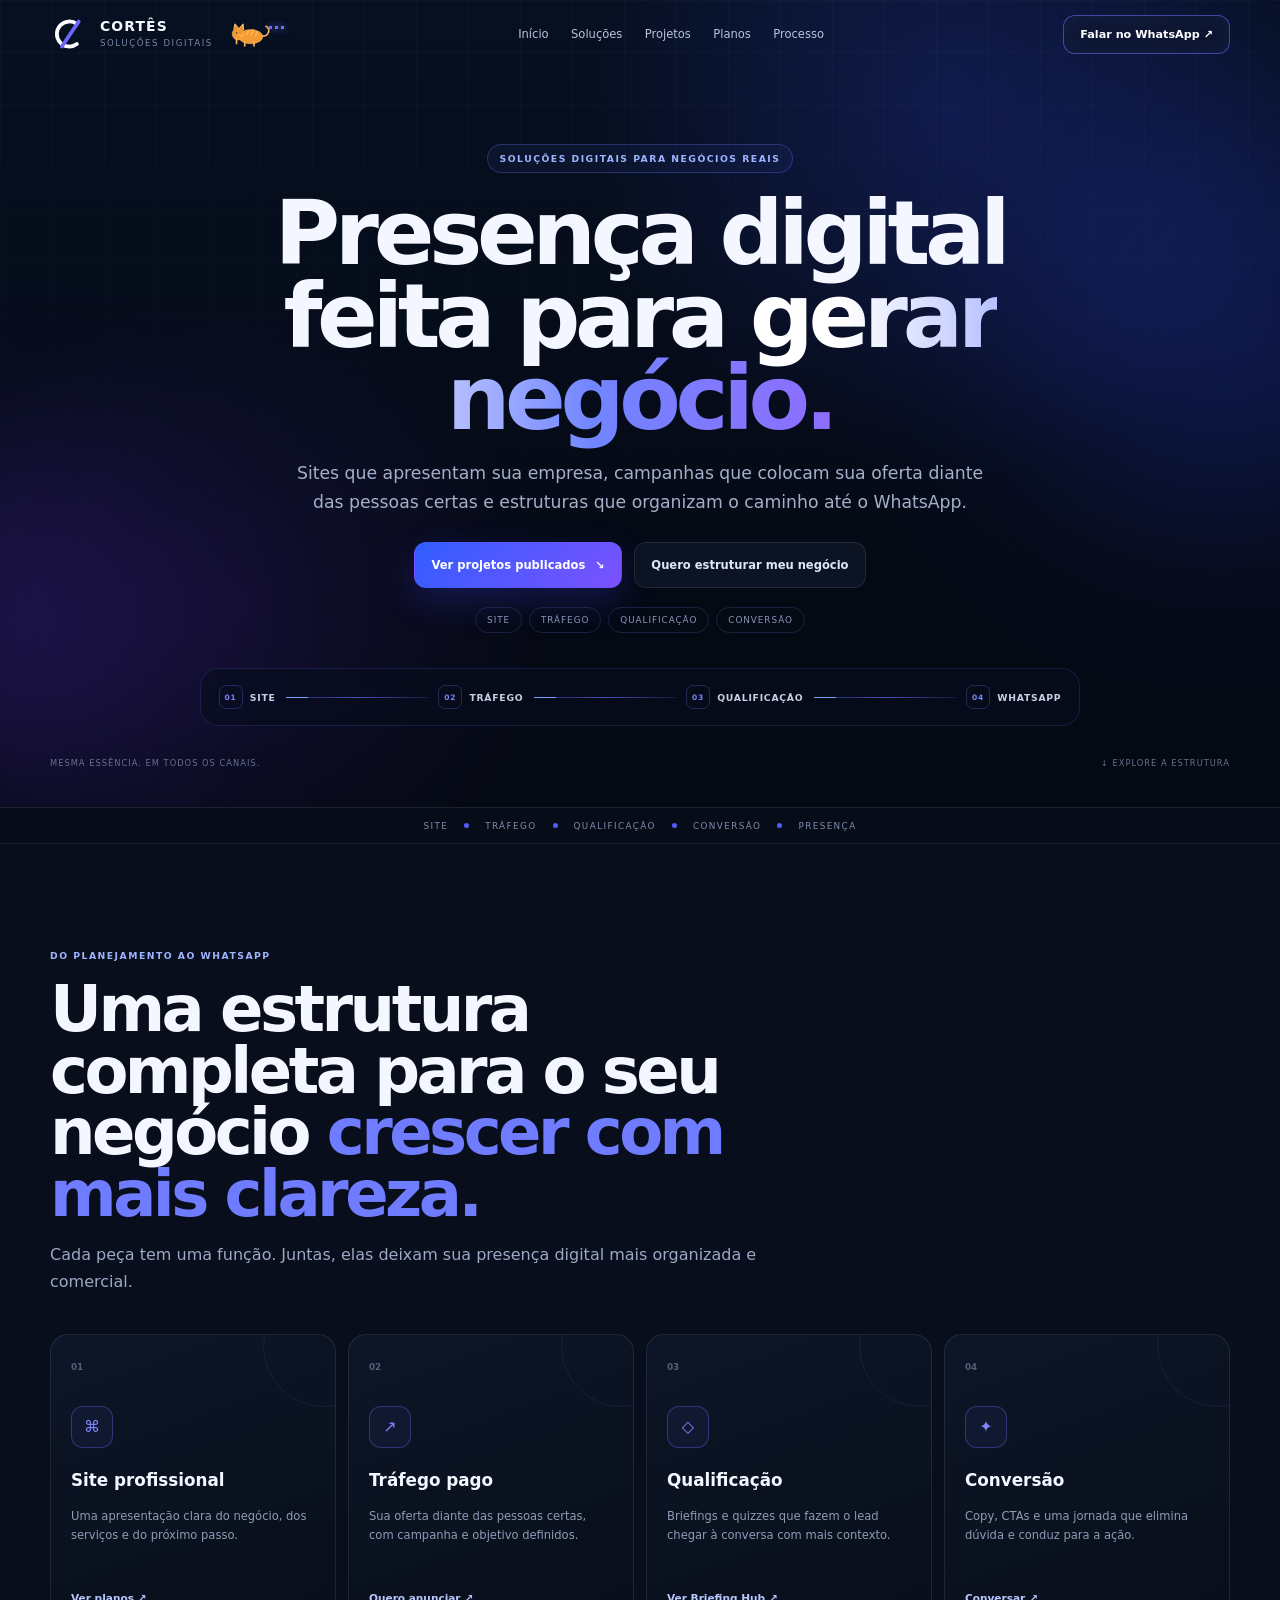
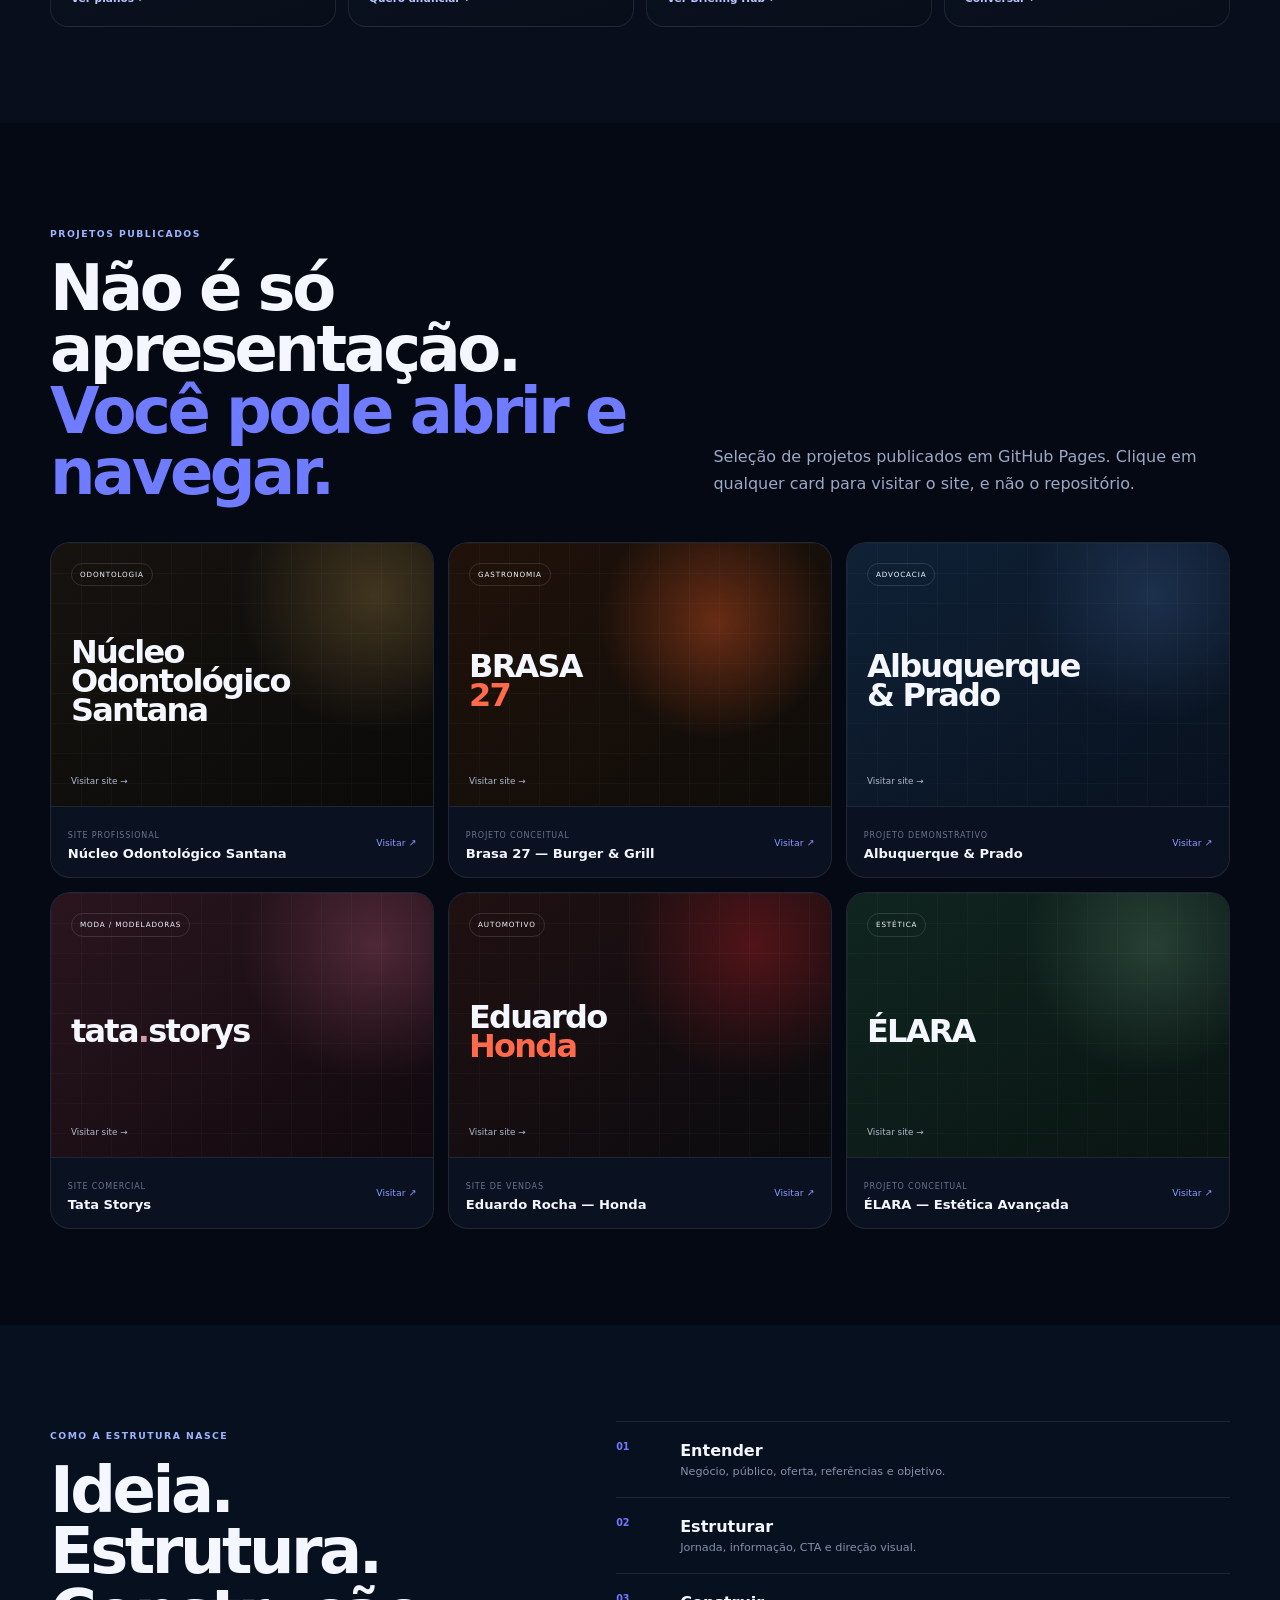
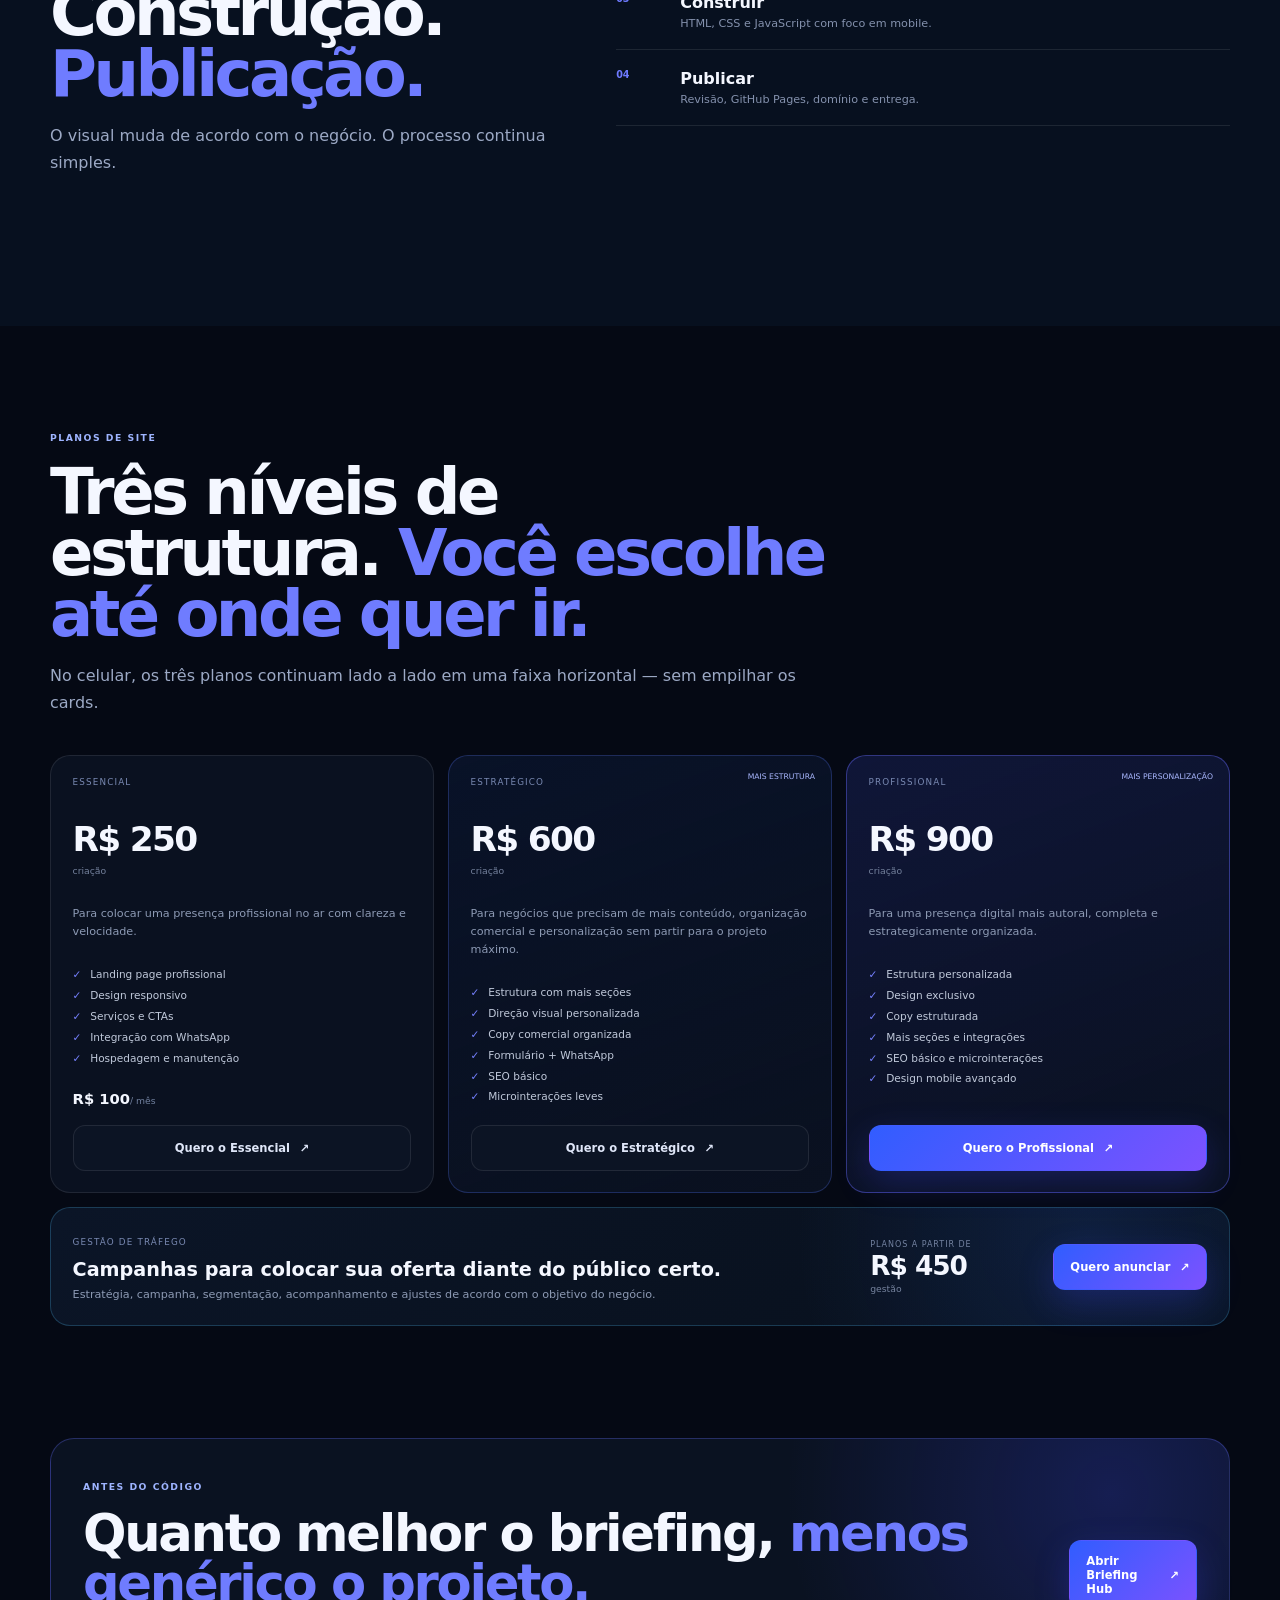
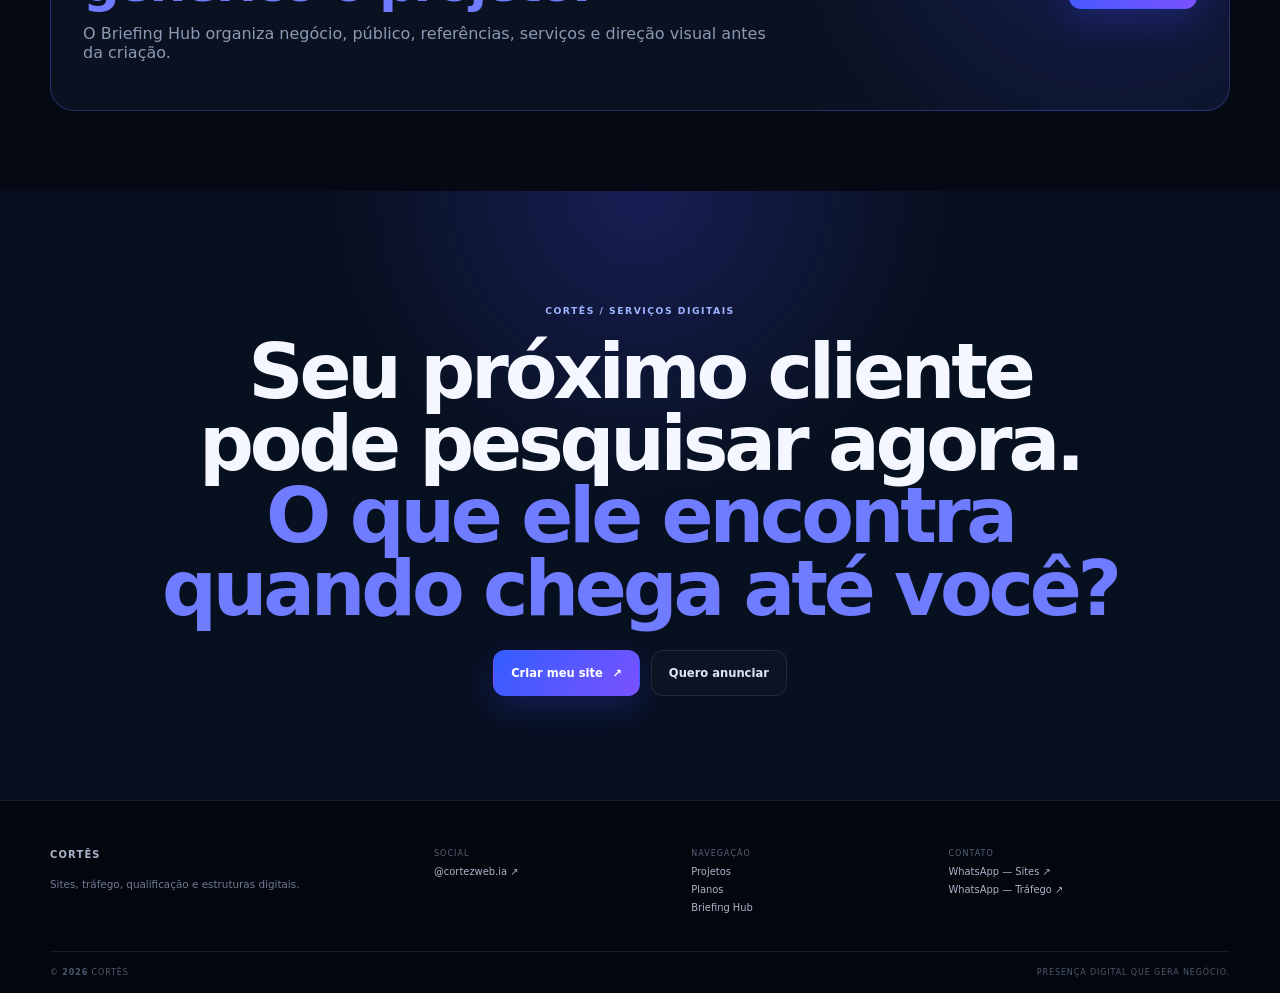
<file: index.html>
<!DOCTYPE html>
<html lang="pt-BR">
<head>
  <meta charset="UTF-8">
  <meta name="viewport" content="width=device-width, initial-scale=1.0">
  <meta name="theme-color" content="#050914">
  <meta name="description" content="CORTÊS — sites, tráfego pago, qualificação e estruturas digitais para negócios que querem apresentar melhor, atrair e converter.">
  <meta property="og:title" content="CORTÊS | Presença digital que gera negócio">
  <meta property="og:description" content="Sites, tráfego, qualificação e conversão em uma estrutura digital pensada para negócios reais.">
  <meta property="og:type" content="website">
  <title>CORTÊS | Presença digital que gera negócio</title>
  <link rel="icon" href="data:image/svg+xml,%3Csvg xmlns='http://www.w3.org/2000/svg' viewBox='0 0 64 64'%3E%3Crect width='64' height='64' rx='14' fill='%23050914'/%3E%3Cpath d='M43 17a18 18 0 1 0 0 30' fill='none' stroke='white' stroke-width='7' stroke-linecap='round'/%3E%3Cpath d='M21 51 45 13' stroke='%236f70ff' stroke-width='5' stroke-linecap='round'/%3E%3C/svg%3E">
  <link rel="stylesheet" href="style.css">
  <script src="script.js" defer></script>
</head>
<body>
  <a class="skip-link" href="#conteudo">Pular para o conteúdo</a>
  <div class="scroll-progress" aria-hidden="true"><span id="scrollProgress"></span></div>

  <header class="site-header" id="siteHeader">
    <div class="shell header-inner">
      <a class="brand" href="#inicio" aria-label="CORTÊS — início">
        <svg class="brand-mark" viewBox="0 0 64 64" aria-hidden="true"><path d="M43 16a20 20 0 1 0 0 32"/><path class="cut" d="M19 52 46 12"/></svg>
        <span class="brand-copy"><strong>CORTÊS</strong><small>Soluções Digitais</small></span>
        <span class="brand-cat" aria-hidden="true">
          <svg viewBox="0 0 88 52">
            <path class="cat-tail" d="M68 29c15 1 18-13 9-18"/>
            <ellipse class="cat-body" cx="49" cy="30" rx="22" ry="13"/>
            <circle class="cat-head" cx="26" cy="25" r="11"/>
            <path class="cat-ear" d="M18 17l2-10 7 8M28 15l7-8 1 11"/>
            <path class="cat-leg" d="M38 39v8M55 40v7M23 34v9"/>
            <path class="cat-stripe" d="M45 19l-3 7M53 18l-3 8M61 21l-3 7"/>
            <circle class="cat-eye" cx="23" cy="23" r="1.3"/>
            <path class="cat-mouth" d="M28 28c2 1 3 1 5 0"/>
          </svg>
          <span class="cat-pixels"><i></i><i></i><i></i></span>
        </span>
      </a>

      <button class="menu-toggle" id="menuToggle" type="button" aria-expanded="false" aria-controls="mainNav" aria-label="Abrir menu"><span></span><span></span></button>

      <nav class="main-nav" id="mainNav" aria-label="Navegação principal">
        <a href="#inicio">Início</a>
        <a href="#solucoes">Soluções</a>
        <a href="#projetos">Projetos</a>
        <a href="#planos">Planos</a>
        <a href="#processo">Processo</a>
      </nav>

      <button class="header-cta" type="button" data-wa="site" data-message="Olá, Cortês. Vi o site da CORTÊS e quero conversar sobre meu projeto.">Falar no WhatsApp <span>↗</span></button>
    </div>
  </header>

  <main id="conteudo">
    <section class="hero" id="inicio">
      <div class="hero-grid" aria-hidden="true"></div>
      <div class="hero-glow hero-glow-a" aria-hidden="true"></div>
      <div class="hero-glow hero-glow-b" aria-hidden="true"></div>

      <div class="shell hero-content hero-content--compact">
        <div class="hero-copy reveal">
          <div class="pill">SOLUÇÕES DIGITAIS PARA NEGÓCIOS REAIS</div>
          <h1>Presença digital feita para <em>gerar negócio.</em></h1>
          <p>Sites que apresentam sua empresa, campanhas que colocam sua oferta diante das pessoas certas e estruturas que organizam o caminho até o WhatsApp.</p>
          <div class="hero-actions">
            <a class="btn btn-primary" href="#projetos">Ver projetos publicados <span>↘</span></a>
            <button class="btn btn-secondary" type="button" data-wa="site" data-message="Olá, Cortês. Quero entender qual estrutura digital faz mais sentido para o meu negócio.">Quero estruturar meu negócio</button>
          </div>
          <div class="hero-tags" aria-label="Áreas de atuação"><span>SITE</span><span>TRÁFEGO</span><span>QUALIFICAÇÃO</span><span>CONVERSÃO</span></div>
        </div>

        <div class="hero-path reveal" aria-label="Fluxo de uma estrutura digital">
          <span><b>01</b>SITE</span><i></i><span><b>02</b>TRÁFEGO</span><i></i><span><b>03</b>QUALIFICAÇÃO</span><i></i><span><b>04</b>WHATSAPP</span>
        </div>
      </div>

      <div class="shell hero-foot"><span>MESMA ESSÊNCIA. EM TODOS OS CANAIS.</span><span>↓ EXPLORE A ESTRUTURA</span></div>
    </section>

    <section class="channel-strip" aria-label="Áreas CORTÊS"><div class="shell"><span>SITE</span><i></i><span>TRÁFEGO</span><i></i><span>QUALIFICAÇÃO</span><i></i><span>CONVERSÃO</span><i></i><span>PRESENÇA</span></div></section>

    <section class="section solutions" id="solucoes">
      <div class="shell">
        <div class="section-head reveal"><p class="eyebrow">DO PLANEJAMENTO AO WHATSAPP</p><h2>Uma estrutura completa para o seu negócio <span>crescer com mais clareza.</span></h2><p>Cada peça tem uma função. Juntas, elas deixam sua presença digital mais organizada e comercial.</p></div>
        <div class="solution-grid">
          <article class="solution-card reveal"><b>01</b><div class="solution-icon">⌘</div><h3>Site profissional</h3><p>Uma apresentação clara do negócio, dos serviços e do próximo passo.</p><a href="#planos">Ver planos <span>↗</span></a></article>
          <article class="solution-card reveal"><b>02</b><div class="solution-icon">↗</div><h3>Tráfego pago</h3><p>Sua oferta diante das pessoas certas, com campanha e objetivo definidos.</p><button type="button" data-wa="traffic" data-message="Olá, Cortês. Quero conversar sobre gestão de tráfego para o meu negócio.">Quero anunciar <span>↗</span></button></article>
          <article class="solution-card reveal"><b>03</b><div class="solution-icon">◇</div><h3>Qualificação</h3><p>Briefings e quizzes que fazem o lead chegar à conversa com mais contexto.</p><a href="briefing-hub/">Ver Briefing Hub <span>↗</span></a></article>
          <article class="solution-card reveal"><b>04</b><div class="solution-icon">✦</div><h3>Conversão</h3><p>Copy, CTAs e uma jornada que elimina dúvida e conduz para a ação.</p><button type="button" data-wa="site" data-message="Olá, Cortês. Quero melhorar a estrutura de conversão do meu negócio.">Conversar <span>↗</span></button></article>
        </div>
      </div>
    </section>

    <section class="section projects" id="projetos">
      <div class="shell">
        <div class="section-head section-head-split reveal"><div><p class="eyebrow">PROJETOS PUBLICADOS</p><h2>Não é só apresentação. <span>Você pode abrir e navegar.</span></h2></div><p>Seleção de projetos publicados em GitHub Pages. Clique em qualquer card para visitar o site, e não o repositório.</p></div>

        <div class="projects-grid">
          <a class="project-card project-clinic reveal" href="https://andrecortez374.github.io/landingpageclinica/" target="_blank" rel="noopener noreferrer"><div class="project-preview"><span class="project-badge">ODONTOLOGIA</span><div class="mock-title">Núcleo<br>Odontológico<br>Santana</div><i>Visitar site →</i></div><div class="project-info"><div><small>Site profissional</small><h3>Núcleo Odontológico Santana</h3></div><span>Visitar ↗</span></div></a>

          <a class="project-card project-food reveal" href="https://andrecortez374.github.io/RestaurantNbras/" target="_blank" rel="noopener noreferrer"><div class="project-preview"><span class="project-badge">GASTRONOMIA</span><div class="mock-title">BRASA<br><em>27</em></div><i>Visitar site →</i></div><div class="project-info"><div><small>Projeto conceitual</small><h3>Brasa 27 — Burger & Grill</h3></div><span>Visitar ↗</span></div></a>

          <a class="project-card project-law reveal" href="https://andrecortez374.github.io/Portofolio.Advocacia/" target="_blank" rel="noopener noreferrer"><div class="project-preview"><span class="project-badge">ADVOCACIA</span><div class="mock-title">Albuquerque<br>& Prado</div><i>Visitar site →</i></div><div class="project-info"><div><small>Projeto demonstrativo</small><h3>Albuquerque & Prado</h3></div><span>Visitar ↗</span></div></a>

          <a class="project-card project-fashion reveal" href="https://andrecortez374.github.io/tata.storys-site/" target="_blank" rel="noopener noreferrer"><div class="project-preview"><span class="project-badge">MODA / MODELADORAS</span><div class="mock-title">tata<span>.</span>storys</div><i>Visitar site →</i></div><div class="project-info"><div><small>Site comercial</small><h3>Tata Storys</h3></div><span>Visitar ↗</span></div></a>

          <a class="project-card project-honda reveal" href="https://andrecortez374.github.io/Eduado-costa-Honda/" target="_blank" rel="noopener noreferrer"><div class="project-preview"><span class="project-badge">AUTOMOTIVO</span><div class="mock-title">Eduardo<br><em>Honda</em></div><i>Visitar site →</i></div><div class="project-info"><div><small>Site de vendas</small><h3>Eduardo Rocha — Honda</h3></div><span>Visitar ↗</span></div></a>

          <a class="project-card project-esthetic reveal" href="https://andrecortez374.github.io/clinica-estetica/" target="_blank" rel="noopener noreferrer"><div class="project-preview"><span class="project-badge">ESTÉTICA</span><div class="mock-title">ÉLARA</div><i>Visitar site →</i></div><div class="project-info"><div><small>Projeto conceitual</small><h3>ÉLARA — Estética Avançada</h3></div><span>Visitar ↗</span></div></a>
        </div>
      </div>
    </section>

    <section class="section process" id="processo">
      <div class="shell process-layout">
        <div class="section-head reveal"><p class="eyebrow">COMO A ESTRUTURA NASCE</p><h2>Ideia. Estrutura. Construção. <span>Publicação.</span></h2><p>O visual muda de acordo com o negócio. O processo continua simples.</p></div>
        <div class="process-track">
          <article class="process-step reveal"><b>01</b><h3>Entender</h3><p>Negócio, público, oferta, referências e objetivo.</p></article>
          <article class="process-step reveal"><b>02</b><h3>Estruturar</h3><p>Jornada, informação, CTA e direção visual.</p></article>
          <article class="process-step reveal"><b>03</b><h3>Construir</h3><p>HTML, CSS e JavaScript com foco em mobile.</p></article>
          <article class="process-step reveal"><b>04</b><h3>Publicar</h3><p>Revisão, GitHub Pages, domínio e entrega.</p></article>
        </div>
      </div>
    </section>

    <section class="section plans" id="planos">
      <div class="shell">
        <div class="section-head reveal"><p class="eyebrow">PLANOS DE SITE</p><h2>Três níveis de estrutura. <span>Você escolhe até onde quer ir.</span></h2><p>No celular, os três planos continuam lado a lado em uma faixa horizontal — sem empilhar os cards.</p></div>

        <div class="plans-grid" aria-label="Planos de criação de site">
          <article class="plan-card reveal"><span class="plan-label">ESSENCIAL</span><div class="plan-price"><strong>R$ 250</strong><small>criação</small></div><p>Para colocar uma presença profissional no ar com clareza e velocidade.</p><ul><li>Landing page profissional</li><li>Design responsivo</li><li>Serviços e CTAs</li><li>Integração com WhatsApp</li><li>Hospedagem e manutenção</li></ul><div class="monthly"><b>R$ 100</b><span>/ mês</span></div><button class="btn btn-secondary btn-full" type="button" data-wa="site" data-message="Olá, Cortês. Tenho interesse no Plano Essencial de site (R$ 250 + R$ 100/mês).">Quero o Essencial <span>↗</span></button></article>

          <article class="plan-card plan-strategic reveal"><span class="plan-label">ESTRATÉGICO</span><span class="featured-tag">MAIS ESTRUTURA</span><div class="plan-price"><strong>R$ 600</strong><small>criação</small></div><p>Para negócios que precisam de mais conteúdo, organização comercial e personalização sem partir para o projeto máximo.</p><ul><li>Estrutura com mais seções</li><li>Direção visual personalizada</li><li>Copy comercial organizada</li><li>Formulário + WhatsApp</li><li>SEO básico</li><li>Microinterações leves</li></ul><button class="btn btn-secondary btn-full" type="button" data-wa="site" data-message="Olá, Cortês. Tenho interesse no Plano Estratégico de site (R$ 600 de criação).">Quero o Estratégico <span>↗</span></button></article>

          <article class="plan-card plan-featured reveal"><span class="plan-label">PROFISSIONAL</span><span class="featured-tag">MAIS PERSONALIZAÇÃO</span><div class="plan-price"><strong>R$ 900</strong><small>criação</small></div><p>Para uma presença digital mais autoral, completa e estrategicamente organizada.</p><ul><li>Estrutura personalizada</li><li>Design exclusivo</li><li>Copy estruturada</li><li>Mais seções e integrações</li><li>SEO básico e microinterações</li><li>Design mobile avançado</li></ul><button class="btn btn-primary btn-full" type="button" data-wa="site" data-message="Olá, Cortês. Tenho interesse no Plano Profissional de site (R$ 900 de criação).">Quero o Profissional <span>↗</span></button></article>
        </div>

        <article class="traffic-plan reveal">
          <div><span class="plan-label">GESTÃO DE TRÁFEGO</span><h3>Campanhas para colocar sua oferta diante do público certo.</h3><p>Estratégia, campanha, segmentação, acompanhamento e ajustes de acordo com o objetivo do negócio.</p></div>
          <div class="traffic-price"><small>PLANOS A PARTIR DE</small><strong>R$ 450</strong><span>gestão</span></div>
          <button class="btn btn-primary" type="button" data-wa="traffic" data-message="Olá, Cortês. Quero conhecer os planos de gestão de tráfego a partir de R$ 450.">Quero anunciar <span>↗</span></button>
        </article>
      </div>
    </section>

    <section class="briefing-callout">
      <div class="shell briefing-box reveal">
        <div><p class="eyebrow">ANTES DO CÓDIGO</p><h2>Quanto melhor o briefing, <span>menos genérico o projeto.</span></h2><p>O Briefing Hub organiza negócio, público, referências, serviços e direção visual antes da criação.</p></div>
        <a class="btn btn-primary" href="briefing-hub/">Abrir Briefing Hub <span>↗</span></a>
      </div>
    </section>

    <section class="final-cta">
      <div class="shell reveal"><p class="eyebrow">CORTÊS / SERVIÇOS DIGITAIS</p><h2>Seu próximo cliente pode pesquisar agora. <span>O que ele encontra quando chega até você?</span></h2><div class="final-actions"><button class="btn btn-primary" type="button" data-wa="site" data-message="Olá, Cortês. Quero criar uma presença digital mais profissional para meu negócio.">Criar meu site <span>↗</span></button><button class="btn btn-secondary" type="button" data-wa="traffic" data-message="Olá, Cortês. Quero anunciar meu negócio e conversar sobre gestão de tráfego.">Quero anunciar</button></div></div>
    </section>
  </main>

  <footer class="site-footer">
    <div class="shell footer-grid">
      <div><a class="footer-brand" href="#inicio">CORTÊS</a><p>Sites, tráfego, qualificação e estruturas digitais.</p></div>
      <div><small>SOCIAL</small><a href="https://www.instagram.com/cortezweb.ia/" target="_blank" rel="noopener noreferrer">@cortezweb.ia ↗</a></div>
      <div><small>NAVEGAÇÃO</small><a href="#projetos">Projetos</a><a href="#planos">Planos</a><a href="briefing-hub/">Briefing Hub</a></div>
      <div><small>CONTATO</small><button type="button" data-wa="site" data-message="Olá, Cortês. Vim pelo site e quero conversar.">WhatsApp — Sites ↗</button><button type="button" data-wa="traffic" data-message="Olá, Cortês. Vim pelo site e quero falar sobre tráfego pago.">WhatsApp — Tráfego ↗</button></div>
    </div>
    <div class="shell footer-bottom"><span>© <b id="currentYear"></b> CORTÊS</span><span>PRESENÇA DIGITAL QUE GERA NEGÓCIO.</span></div>
  </footer>
</body>
</html>
</file>
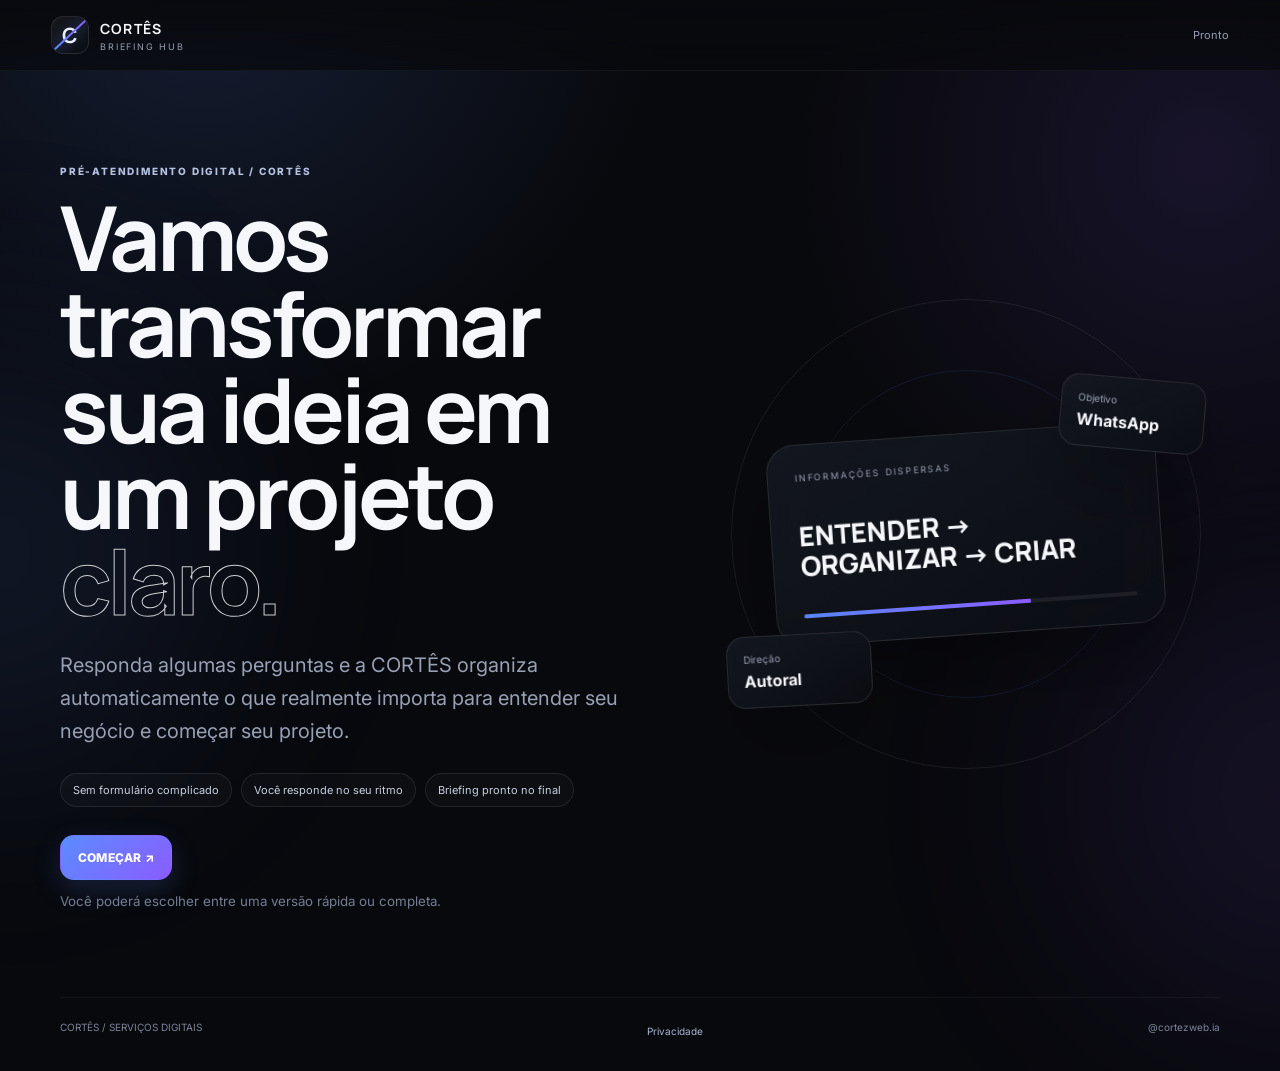
<file: briefing-hub/index.html>
<!doctype html>
<html lang="pt-BR">
<head>
  <meta charset="utf-8">
  <meta name="viewport" content="width=device-width,initial-scale=1">
  <meta name="theme-color" content="#08090d">
  <meta name="description" content="CORTÊS Briefing Hub — pré-atendimento digital para organizar seu projeto.">
  <meta name="robots" content="noindex,nofollow">
  <title>CORTÊS Briefing Hub</title>
  <link rel="stylesheet" href="style.css">
</head>
<body>
  <div class="bg bg-a"></div><div class="bg bg-b"></div>

  <header class="topbar">
    <a class="brand" href="./" aria-label="CORTÊS Briefing Hub">
      <span class="mark" aria-hidden="true"><b>C</b><i></i></span>
      <span><strong>CORTÊS</strong><small>BRIEFING HUB</small></span>
    </a>
    <div class="top-actions">
      <button id="summaryBtn" class="link-btn hidden" type="button">Ver respostas</button>
      <span id="saveStatus" class="save-status" aria-live="polite">Pronto</span>
    </div>
  </header>

  <main class="app">
    <section id="intro" class="screen active hero">
      <div class="hero-copy">
        <span class="eyebrow">PRÉ-ATENDIMENTO DIGITAL / CORTÊS</span>
        <h1>Vamos transformar sua ideia em um projeto <em>claro.</em></h1>
        <p>Responda algumas perguntas e a CORTÊS organiza automaticamente o que realmente importa para entender seu negócio e começar seu projeto.</p>
        <div class="chips"><span>Sem formulário complicado</span><span>Você responde no seu ritmo</span><span>Briefing pronto no final</span></div>
        <button id="startBtn" class="btn primary" type="button">COMEÇAR <span>↗</span></button>
        <small class="helper">Você poderá escolher entre uma versão rápida ou completa.</small>
      </div>
      <div class="hero-art" aria-hidden="true">
        <div class="orbit"></div>
        <div class="preview-card">
          <small>INFORMAÇÕES DISPERSAS</small>
          <strong>ENTENDER → ORGANIZAR → CRIAR</strong>
          <div class="preview-bar"><span></span></div>
        </div>
        <div class="float-card fc1"><small>Objetivo</small><b>WhatsApp</b></div>
        <div class="float-card fc2"><small>Direção</small><b>Autoral</b></div>
      </div>
    </section>

    <section id="modes" class="screen">
      <div class="head">
        <span class="eyebrow">ESCOLHA O RITMO</span>
        <h2>Quanto você quer nos contar?</h2>
        <p>Você pode começar rápido e aprofundar depois.</p>
      </div>
      <div class="mode-grid">
        <button class="mode-card" data-mode="quick" type="button">
          <span>01</span><strong>Modo rápido</strong><em>2–3 min</em>
          <p>As informações essenciais para entender o projeto e seguir para o contato.</p>
          <b>QUERO IR RÁPIDO ↗</b>
        </button>
        <button class="mode-card featured" data-mode="complete" type="button">
          <span>02</span><strong>Modo completo</strong><em>5–8 min</em>
          <p>Mais contexto para um projeto específico, criativo e melhor direcionado.</p>
          <b>QUERO DETALHAR ↗</b>
        </button>
        <button class="mode-card" data-mode="auto" type="button">
          <span>03</span><strong>Decida por mim</strong><em>adaptativo</em>
          <p>Começamos pelo essencial e abrimos mais perguntas quando fizer sentido.</p>
          <b>COMEÇAR ADAPTATIVO ↗</b>
        </button>
      </div>
    </section>

    <section id="quiz" class="screen quiz-layout">
      <aside class="progress-box">
        <div class="progress-meta"><span id="stepLabel">ETAPA 1</span><strong id="percent">0%</strong></div>
        <div class="track"><span id="bar"></span></div>
        <div class="cut-progress" aria-hidden="true"><b>C</b><i id="cutLine"></i></div>
        <p id="progressText">Vamos começar pelo que você está procurando.</p>
      </aside>

      <div class="question-wrap">
        <article class="question-card">
          <span id="category" class="eyebrow">PROJETO</span>
          <h2 id="questionTitle">O que você está procurando?</h2>
          <p id="questionHelp" class="q-help"></p>
          <div id="questionBody" class="question-body"></div>

          <div class="free-block">
            <button id="customToggle" class="link-btn" type="button">+ Outro / quero responder com minhas palavras</button>
            <div id="customBox" class="expand hidden">
              <label for="customText">Sua resposta</label>
              <textarea id="customText" rows="3" placeholder="Escreva do seu jeito."></textarea>
            </div>
          </div>

          <div class="free-block">
            <button id="moreToggle" class="link-btn" type="button">+ Quero explicar melhor</button>
            <div id="moreBox" class="expand hidden">
              <label for="moreText">Complemento</label>
              <textarea id="moreText" rows="3" placeholder="Adicione qualquer contexto que possa ajudar."></textarea>
            </div>
          </div>

          <p id="validation" class="validation" aria-live="assertive"></p>
        </article>
        <div class="nav">
          <button id="backBtn" class="btn secondary" type="button">← VOLTAR</button>
          <button id="skipBtn" class="btn ghost" type="button">PULAR</button>
          <button id="nextBtn" class="btn primary" type="button">CONTINUAR →</button>
        </div>
      </div>
    </section>

    <section id="review" class="screen">
      <div class="head compact">
        <span class="eyebrow">REVISÃO</span>
        <h2>Confira seu projeto.</h2>
        <p>Você pode editar qualquer resposta antes de finalizar.</p>
      </div>
      <div class="score-card"><div><small>COMPLETUDE</small><strong id="reviewScore">0%</strong></div><p id="scoreText">Temos o básico.</p></div>
      <div id="missingBox" class="missing hidden"></div>
      <div id="reviewList" class="review-list"></div>
      <div class="review-actions"><button id="reviewBack" class="btn secondary" type="button">← VOLTAR</button><button id="finishBtn" class="btn primary" type="button">GERAR MEU BRIEFING ↗</button></div>
    </section>

    <section id="result" class="screen">
      <div class="result-hero">
        <span class="eyebrow">BRIEFING CONCLUÍDO</span>
        <h2>Seu projeto já está muito mais claro.</h2>
        <p>Organizamos suas respostas para que a próxima conversa não precise começar do zero.</p>
      </div>
      <div class="result-grid">
        <article><small>ID DO BRIEFING</small><strong id="finalId">—</strong></article>
        <article><small>COMPLETUDE</small><strong id="finalScore">—</strong></article>
        <article class="wide"><small>PRÓXIMO PASSO SUGERIDO</small><strong id="recommendation">—</strong><p id="insight"></p></article>
      </div>
      <div class="result-actions">
        <button id="whatsappBtn" class="btn primary" type="button">ENVIAR PARA CORTÊS ↗</button>
        <button id="copyBriefing" class="btn secondary" type="button">COPIAR BRIEFING</button>
        <button id="copyAI" class="btn secondary" type="button">COPIAR PARA IA</button>
        <button id="txtBtn" class="btn ghost" type="button">BAIXAR TXT</button>
        <button id="jsonBtn" class="btn ghost" type="button">BAIXAR JSON</button>
      </div>
      <details class="preview"><summary>Ver briefing completo</summary><pre id="previewText"></pre></details>
      <div class="bottom-links"><button id="editBtn" class="link-btn" type="button">Editar briefing</button><button id="newBtn" class="link-btn danger" type="button">Criar outro briefing</button></div>
    </section>
  </main>

  <div id="resumeModal" class="modal hidden" role="dialog" aria-modal="true" aria-labelledby="resumeTitle">
    <div class="modal-card">
      <button class="close" data-close="resumeModal" type="button" aria-label="Fechar">×</button>
      <span class="eyebrow">RASCUNHO ENCONTRADO</span>
      <h2 id="resumeTitle">Você começou um briefing antes.</h2>
      <p>Quer continuar de onde parou ou começar um novo?</p>
      <div class="modal-actions"><button id="continueBtn" class="btn primary" type="button">CONTINUAR</button><button id="discardBtn" class="btn secondary" type="button">COMEÇAR NOVO</button></div>
    </div>
  </div>

  <div id="drawer" class="drawer hidden">
    <button class="drawer-bg" data-close="drawer" aria-label="Fechar resumo"></button>
    <aside class="drawer-panel">
      <div class="drawer-head"><div><span class="eyebrow">SEU BRIEFING</span><h2>O que já respondeu</h2></div><button class="close" data-close="drawer" type="button">×</button></div>
      <div id="drawerContent"></div>
    </aside>
  </div>

  <div id="privacyModal" class="modal hidden" role="dialog" aria-modal="true" aria-labelledby="privacyTitle">
    <div class="modal-card">
      <button class="close" data-close="privacyModal" type="button">×</button>
      <span class="eyebrow">PRIVACIDADE</span>
      <h2 id="privacyTitle">Como usamos suas informações?</h2>
      <p>Os dados servem para analisar seu projeto, gerar o briefing e permitir contato com a CORTÊS. Sem integração externa ativa, o rascunho permanece apenas neste dispositivo via localStorage.</p>
      <button id="clearBtn" class="btn ghost danger" type="button">APAGAR DADOS DESTE DISPOSITIVO</button>
    </div>
  </div>

  <footer>
    <span>CORTÊS / SERVIÇOS DIGITAIS</span>
    <button id="privacyBtn" class="link-btn" type="button">Privacidade</button>
    <span>@cortezweb.ia</span>
  </footer>

  <script src="script.js"></script>
</body>
</html>
</file>
<file: style.css>
*{box-sizing:border-box}html{scroll-behavior:smooth}body{margin:0;background:#050914;color:#f4f7ff;font-family:Inter,ui-sans-serif,system-ui,-apple-system,BlinkMacSystemFont,"Segoe UI",sans-serif;overflow-x:hidden}body.menu-open{overflow:hidden}a{color:inherit;text-decoration:none}button,input,select,textarea{font:inherit}button{cursor:pointer}img,svg{display:block;max-width:100%}:root{--bg:#050914;--bg2:#08101f;--panel:#0b1426;--panel2:#0f1a31;--line:rgba(255,255,255,.09);--line2:rgba(118,128,255,.28);--text:#f4f7ff;--muted:#9ca9c5;--blue:#3676ff;--violet:#795bff;--cyan:#55c9ff;--shell:1180px;--radius:24px}.shell{width:min(var(--shell),calc(100% - 32px));margin:auto}.skip-link{position:fixed;top:10px;left:10px;z-index:9999;background:#fff;color:#000;padding:.7rem 1rem;border-radius:10px;transform:translateY(-150%)}.skip-link:focus{transform:none}.scroll-progress{position:fixed;inset:0 0 auto;z-index:999;height:2px;background:transparent}.scroll-progress span{display:block;width:0;height:100%;background:linear-gradient(90deg,var(--blue),var(--violet),var(--cyan))}

.site-header{position:fixed;inset:0 0 auto;z-index:100;padding:14px 0;transition:.25s}.site-header.is-scrolled{background:rgba(5,9,20,.9);backdrop-filter:blur(18px);border-bottom:1px solid var(--line)}.header-inner{display:grid;grid-template-columns:auto 1fr auto;align-items:center;gap:24px}.brand{display:flex;align-items:center;gap:10px;min-width:0}.brand-mark{width:40px;height:40px;fill:none;stroke:#fff;stroke-width:6;stroke-linecap:round;flex:0 0 auto}.brand-mark .cut{stroke:#6c68ff}.brand-copy{display:grid;line-height:1;flex:0 0 auto}.brand-copy strong{font-size:.87rem;letter-spacing:.08em}.brand-copy small{margin-top:5px;color:#7786a7;font-size:.54rem;letter-spacing:.18em;text-transform:uppercase}.brand-cat{position:relative;display:inline-flex;align-items:center;width:55px;height:38px;margin-left:1px;animation:catWalk 1.25s ease-in-out infinite;transform-origin:50% 100%}.brand-cat svg{width:48px;height:31px;overflow:visible}.cat-body,.cat-head{fill:#f39a33;stroke:#ffbd66;stroke-width:1}.cat-ear{fill:#ef8a27;stroke:#ffbd66;stroke-width:2;stroke-linejoin:round}.cat-tail,.cat-leg,.cat-stripe,.cat-mouth{fill:none;stroke:#ffb35d;stroke-width:3;stroke-linecap:round}.cat-tail{animation:tailWag 1s ease-in-out infinite;transform-origin:68px 29px}.cat-eye{fill:#121722}.cat-pixels{position:absolute;right:-5px;top:11px;display:flex;gap:3px}.cat-pixels i{width:3px;height:3px;background:#6b72ff;box-shadow:0 0 7px #6872ff;animation:pixelBlink 1.1s infinite}.cat-pixels i:nth-child(2){animation-delay:.18s}.cat-pixels i:nth-child(3){animation-delay:.36s}@keyframes catWalk{0%,100%{transform:translateY(0) translateX(0)}50%{transform:translateY(-2px) translateX(4px)}}@keyframes tailWag{0%,100%{transform:rotate(-5deg)}50%{transform:rotate(8deg)}}@keyframes pixelBlink{0%,100%{opacity:.15;transform:translateX(0)}50%{opacity:1;transform:translateX(2px)}}.main-nav{justify-self:center;display:flex;gap:1.4rem;font-size:.72rem;color:#b8c3dc}.main-nav a{position:relative;padding:.5rem 0}.main-nav a:after{content:"";position:absolute;left:0;right:100%;bottom:2px;height:1px;background:linear-gradient(90deg,var(--blue),var(--violet));transition:.2s}.main-nav a:hover:after{right:0}.header-cta{border:1px solid rgba(111,112,255,.55);background:rgba(16,24,48,.72);color:#fff;padding:.75rem 1rem;border-radius:12px;font-weight:700;font-size:.7rem;box-shadow:inset 0 0 20px rgba(76,83,255,.08)}.menu-toggle{display:none;width:42px;height:42px;border:1px solid var(--line);border-radius:50%;background:#0c1527;place-content:center;gap:6px}.menu-toggle span{width:17px;height:1px;background:#fff;transition:.2s}.menu-toggle.is-open span:first-child{transform:translateY(3.5px) rotate(45deg)}.menu-toggle.is-open span:last-child{transform:translateY(-3.5px) rotate(-45deg)}

.hero{position:relative;min-height:82svh;padding:9rem 0 2.4rem;overflow:hidden;background:radial-gradient(circle at 74% 14%,rgba(58,75,255,.2),transparent 31%),radial-gradient(circle at 18% 75%,rgba(113,53,255,.11),transparent 26%),linear-gradient(180deg,#061021 0%,#050914 74%)}.hero-grid{position:absolute;inset:0;background-image:linear-gradient(rgba(255,255,255,.025) 1px,transparent 1px),linear-gradient(90deg,rgba(255,255,255,.025) 1px,transparent 1px);background-size:52px 52px;mask-image:linear-gradient(to bottom,black,transparent 82%)}.hero-glow{position:absolute;border-radius:50%;filter:blur(100px);opacity:.22;pointer-events:none}.hero-glow-a{width:420px;height:420px;background:#3049ff;right:-150px;top:12%}.hero-glow-b{width:340px;height:340px;background:#7135ff;left:-170px;bottom:2%}.hero-content{position:relative;z-index:2;display:grid;gap:2.2rem}.hero-content--compact{max-width:980px}.hero-copy{max-width:850px;text-align:center;margin:auto}.pill,.eyebrow{display:inline-block;color:#9eb4ff;font-size:.58rem;font-weight:800;letter-spacing:.16em;text-transform:uppercase}.pill{padding:.5rem .7rem;border:1px solid rgba(96,112,255,.3);border-radius:999px;background:rgba(50,65,147,.12)}.hero h1{margin:1.2rem 0 0;font-size:clamp(3.2rem,7vw,6.6rem);line-height:.92;letter-spacing:-.06em}.hero h1 em{font-style:normal;background:linear-gradient(90deg,#fff 15%,#7185ff 62%,#8e6dff);-webkit-background-clip:text;background-clip:text;color:transparent}.hero-copy>p{max-width:720px;margin:1.2rem auto 0;color:#a4b0ca;font-size:clamp(.94rem,1.4vw,1.08rem);line-height:1.7}.hero-actions{display:flex;justify-content:center;flex-wrap:wrap;gap:.7rem;margin-top:1.55rem}.btn{min-height:46px;border-radius:12px;border:1px solid transparent;padding:.78rem 1.05rem;display:inline-flex;align-items:center;justify-content:center;gap:.6rem;font-size:.72rem;font-weight:800;transition:.2s}.btn:hover{transform:translateY(-2px)}.btn-primary{background:linear-gradient(135deg,#315dff,#7c52ff);color:#fff;box-shadow:0 12px 35px rgba(66,72,255,.24)}.btn-secondary{background:#0c1424;border-color:var(--line);color:#dfe6f8}.hero-tags{display:flex;justify-content:center;flex-wrap:wrap;gap:.45rem;margin-top:1.2rem}.hero-tags span{padding:.43rem .68rem;border:1px solid rgba(126,137,255,.18);border-radius:999px;font-size:.55rem;letter-spacing:.11em;color:#8897ba}.hero-path{display:grid;grid-template-columns:auto 1fr auto 1fr auto 1fr auto;align-items:center;gap:.65rem;width:min(880px,100%);margin:0 auto;padding:1rem 1.1rem;border:1px solid rgba(108,112,255,.18);border-radius:18px;background:rgba(8,14,28,.62);backdrop-filter:blur(10px)}.hero-path span{display:flex;align-items:center;gap:.45rem;color:#c7d0e5;font-size:.58rem;font-weight:800;letter-spacing:.08em}.hero-path b{display:grid;place-items:center;width:24px;height:24px;border:1px solid rgba(112,120,255,.28);border-radius:7px;color:#7883ff;font-size:.47rem}.hero-path i{height:1px;background:linear-gradient(90deg,rgba(103,111,255,.15),rgba(103,111,255,.7),rgba(103,111,255,.15));position:relative;overflow:hidden}.hero-path i:after{content:"";position:absolute;top:-1px;width:22px;height:3px;background:#78a0ff;box-shadow:0 0 12px #6374ff;animation:signalMove 2.2s linear infinite}@keyframes signalMove{from{left:-24px}to{left:100%}}.hero-foot{position:relative;z-index:2;margin-top:2rem;display:flex;justify-content:space-between;color:#64718e;font-size:.52rem;letter-spacing:.12em}

.channel-strip{border-block:1px solid var(--line);background:#070d18}.channel-strip .shell{display:flex;align-items:center;justify-content:center;gap:1rem;overflow:hidden;padding:.8rem 0;color:#7e8baa;font-size:.55rem;letter-spacing:.16em}.channel-strip i{width:5px;height:5px;border-radius:50%;background:#4f5eff}.section{padding:6rem 0}.section-head{max-width:780px;margin-bottom:2.4rem}.section-head h2{margin:.6rem 0 0;font-size:clamp(2.45rem,5vw,4.8rem);line-height:.96;letter-spacing:-.055em}.section-head h2 span,.briefing-box h2 span,.final-cta h2 span{color:#6f7cff}.section-head>p:last-child{color:var(--muted);line-height:1.7}.section-head-split{max-width:none;display:grid;grid-template-columns:1.1fr .9fr;gap:2rem;align-items:end}.section-head-split>p{margin:0 0 .4rem}

.solutions{background:#080e1b}.solution-grid{display:grid;grid-template-columns:repeat(4,1fr);gap:12px}.solution-card{position:relative;min-height:270px;padding:1.25rem;border:1px solid var(--line);border-radius:18px;background:linear-gradient(160deg,#0d1628,#080e19);overflow:hidden}.solution-card:after{content:"";position:absolute;width:120px;height:120px;right:-50px;top:-50px;border:1px solid rgba(104,107,255,.12);border-radius:50%}.solution-card>b{color:#53607b;font-size:.55rem}.solution-icon{margin:2rem 0 1.4rem;width:42px;height:42px;border:1px solid rgba(109,112,255,.35);border-radius:12px;display:grid;place-items:center;color:#7f85ff;background:#101930}.solution-card h3{font-size:1.05rem}.solution-card p{min-height:68px;color:#8e9bb5;font-size:.72rem;line-height:1.6}.solution-card a,.solution-card button{border:0;background:none;padding:0;color:#b8c6ff;font-size:.66rem;font-weight:800}

.projects{background:#050914}.projects-grid{display:grid;grid-template-columns:repeat(3,1fr);gap:14px}.project-card{border:1px solid var(--line);border-radius:20px;overflow:hidden;background:#0a1120;transition:.2s}.project-card:hover{transform:translateY(-4px);border-color:rgba(103,111,255,.45)}.project-preview{position:relative;aspect-ratio:1.45;overflow:hidden;padding:1.25rem;display:flex;flex-direction:column;justify-content:space-between}.project-preview:before{content:"";position:absolute;inset:0;background-image:linear-gradient(rgba(255,255,255,.025) 1px,transparent 1px),linear-gradient(90deg,rgba(255,255,255,.025) 1px,transparent 1px);background-size:30px 30px}.project-preview>*{position:relative;z-index:1}.project-badge{align-self:flex-start;padding:.38rem .5rem;border:1px solid rgba(255,255,255,.12);border-radius:999px;font-size:.45rem;letter-spacing:.12em}.mock-title{font-size:2rem;line-height:.9;font-weight:900;letter-spacing:-.055em}.mock-title em{font-style:normal;color:#ff694c}.mock-title span{color:#d59ba7}.project-preview i{font-style:normal;color:#aeb8ce;font-size:.55rem}.project-info{display:flex;align-items:center;justify-content:space-between;gap:1rem;padding:1rem 1.05rem;border-top:1px solid var(--line)}.project-info small{color:#667490;font-size:.5rem;text-transform:uppercase;letter-spacing:.1em}.project-info h3{margin:.25rem 0 0;font-size:.82rem}.project-info>span{color:#8b9aff;font-size:.58rem}.project-clinic .project-preview{background:radial-gradient(circle at 85% 20%,rgba(210,169,88,.25),transparent 35%),linear-gradient(145deg,#16130f,#0b0a09)}.project-food .project-preview{background:radial-gradient(circle at 70% 30%,rgba(255,98,39,.35),transparent 36%),linear-gradient(145deg,#20120a,#0e0c09)}.project-law .project-preview{background:radial-gradient(circle at 80% 20%,rgba(73,110,166,.27),transparent 34%),linear-gradient(145deg,#0f2136,#08111e)}.project-fashion .project-preview{background:radial-gradient(circle at 85% 20%,rgba(184,92,122,.32),transparent 35%),linear-gradient(145deg,#2a151e,#10090d)}.project-honda .project-preview{background:radial-gradient(circle at 80% 20%,rgba(220,35,43,.3),transparent 36%),linear-gradient(145deg,#201012,#0a0b0e)}.project-esthetic .project-preview{background:radial-gradient(circle at 80% 20%,rgba(116,168,139,.25),transparent 35%),linear-gradient(145deg,#10251f,#091411)}

.process{background:#07101f}.process-layout{display:grid;grid-template-columns:.9fr 1.1fr;gap:4rem;align-items:start}.process-track{display:grid}.process-step{display:grid;grid-template-columns:50px 1fr;column-gap:14px;padding:1.2rem 0;border-top:1px solid var(--line)}.process-step:last-child{border-bottom:1px solid var(--line)}.process-step b{grid-row:1/3;color:#6e7aff;font-size:.6rem}.process-step h3{margin:0;font-size:1rem}.process-step p{margin:.3rem 0 0;color:#8491ad;font-size:.7rem}

.plans{background:#050914}.plans-grid{display:grid;grid-template-columns:repeat(3,minmax(0,1fr));gap:14px}.plan-card{position:relative;min-width:0;padding:1.35rem;border:1px solid var(--line);border-radius:20px;background:#0a1120;display:flex;flex-direction:column;scroll-snap-align:start}.plan-strategic{background:linear-gradient(160deg,rgba(28,62,132,.18),#0a1120);border-color:rgba(91,122,255,.26)}.plan-featured{background:linear-gradient(160deg,rgba(52,67,177,.23),#0a1120);border-color:rgba(102,106,255,.42)}.plan-label{color:#7989b2;font-size:.55rem;letter-spacing:.13em}.featured-tag{position:absolute;right:1rem;top:1rem;color:#aab8ff;font-size:.48rem}.plan-price{margin:2rem 0 1rem}.plan-price strong{display:block;font-size:2.15rem;letter-spacing:-.05em}.plan-price small{color:#75829d;font-size:.58rem}.plan-card>p{color:#8d9ab4;font-size:.7rem;line-height:1.6}.plan-card ul{list-style:none;padding:0;margin:1rem 0 1.4rem;display:grid;gap:.55rem}.plan-card li{font-size:.66rem;color:#c0c9da}.plan-card li:before{content:"✓";margin-right:.55rem;color:#7681ff}.monthly{margin:auto 0 .9rem}.monthly b{font-size:.92rem}.monthly span{color:#71809e;font-size:.58rem}.btn-full{width:100%;margin-top:auto}.traffic-plan{margin-top:14px;display:grid;grid-template-columns:1.4fr auto auto;align-items:center;gap:1.4rem;padding:1.35rem;border:1px solid rgba(85,201,255,.22);border-radius:20px;background:radial-gradient(circle at 88% 25%,rgba(54,118,255,.14),transparent 28%),linear-gradient(145deg,#0b1527,#08101c)}.traffic-plan h3{margin:.55rem 0 .35rem;font-size:1.2rem}.traffic-plan p{margin:0;color:#8d9ab4;font-size:.7rem;line-height:1.55}.traffic-price{min-width:160px;display:grid;gap:.1rem}.traffic-price small{color:#7382a0;font-size:.5rem;letter-spacing:.12em}.traffic-price strong{font-size:1.65rem;letter-spacing:-.04em}.traffic-price span{color:#75829d;font-size:.58rem}

.briefing-callout{padding:1rem 0 5rem;background:#050914}.briefing-box{padding:2rem;border:1px solid rgba(103,111,255,.3);border-radius:24px;background:radial-gradient(circle at 90% 20%,rgba(63,72,255,.22),transparent 30%),#0a1221;display:flex;justify-content:space-between;align-items:center;gap:2rem}.briefing-box h2{margin:.45rem 0;font-size:clamp(2rem,4vw,3.4rem);line-height:.98;letter-spacing:-.045em}.briefing-box p:last-child{max-width:700px;color:#8c99b4}.final-cta{padding:6.5rem 0;text-align:center;background:radial-gradient(circle at 50% 0,rgba(79,75,255,.24),transparent 35%),#07101f}.final-cta h2{max-width:960px;margin:.7rem auto 0;font-size:clamp(2.7rem,6vw,5.7rem);line-height:.94;letter-spacing:-.055em}.final-actions{display:flex;justify-content:center;gap:.7rem;flex-wrap:wrap;margin-top:1.6rem}.site-footer{padding:3rem 0 1rem;background:#03060c;border-top:1px solid var(--line)}.footer-grid{display:grid;grid-template-columns:1.25fr .8fr .8fr 1fr;gap:2rem}.footer-brand{font-size:1.2rem;font-weight:900;letter-spacing:.12em}.footer-grid p{color:#6f7b94;font-size:.65rem}.footer-grid>div{display:flex;flex-direction:column;gap:.45rem}.footer-grid small{color:#56637c;font-size:.5rem;letter-spacing:.13em}.footer-grid a,.footer-grid button{width:max-content;border:0;background:none;color:#aab5ca;padding:0;font-size:.62rem}.footer-bottom{margin-top:2.4rem;padding-top:1rem;border-top:1px solid var(--line);display:flex;justify-content:space-between;color:#4d5970;font-size:.5rem;letter-spacing:.11em}.reveal{opacity:0;transform:translateY(18px);transition:opacity .55s ease,transform .55s ease}.reveal.is-visible{opacity:1;transform:none}

@media(max-width:1040px){.main-nav{display:none;position:fixed;top:70px;left:16px;right:16px;padding:.8rem;background:rgba(7,13,25,.98);border:1px solid var(--line);border-radius:16px;flex-direction:column;gap:0}.main-nav.is-open{display:flex}.main-nav a{padding:.85rem;text-align:center;border-bottom:1px solid var(--line)}.main-nav a:last-child{border-bottom:0}.menu-toggle{display:grid;grid-column:3}.header-cta{display:none}.header-inner{grid-template-columns:auto 1fr auto}.solution-grid{grid-template-columns:repeat(2,1fr)}.projects-grid{grid-template-columns:repeat(2,1fr)}.process-layout{grid-template-columns:1fr;gap:1rem}.footer-grid{grid-template-columns:repeat(2,1fr)}.traffic-plan{grid-template-columns:1fr auto}.traffic-plan .btn{grid-column:1/3;width:100%}}
@media(max-width:700px){.shell{width:min(100% - 20px,var(--shell))}.site-header{padding:10px 0}.brand-mark{width:34px;height:34px}.brand-copy strong{font-size:.78rem}.brand-copy small{font-size:.47rem}.brand-cat{width:43px;height:30px;margin-left:-2px}.brand-cat svg{width:40px;height:26px}.cat-pixels{display:none}.hero{padding-top:6.6rem;min-height:auto}.hero h1{font-size:clamp(3rem,14vw,4.7rem)}.hero-copy>p{font-size:.88rem}.hero-actions{flex-direction:column}.hero-actions .btn{width:100%}.hero-path{grid-template-columns:1fr 1fr;gap:.55rem;padding:.8rem}.hero-path i{display:none}.hero-path span{justify-content:center;padding:.55rem;border:1px solid rgba(110,118,255,.12);border-radius:10px}.hero-foot{font-size:.43rem;gap:1rem}.channel-strip .shell{justify-content:flex-start;overflow-x:auto}.section{padding:4rem 0}.section-head h2{font-size:clamp(2.4rem,11vw,3.5rem)}.section-head-split{grid-template-columns:1fr;gap:.5rem}.solution-grid,.projects-grid{grid-template-columns:1fr}.solution-card{min-height:235px}.project-preview{aspect-ratio:1.55}.process-step{grid-template-columns:42px 1fr}.plans-grid{display:grid;grid-auto-flow:column;grid-auto-columns:minmax(270px,84vw);grid-template-columns:none;overflow-x:auto;overscroll-behavior-inline:contain;scroll-snap-type:x mandatory;scrollbar-width:none;padding:0 0 .8rem}.plans-grid::-webkit-scrollbar{display:none}.plan-card{min-height:530px}.traffic-plan{grid-template-columns:1fr;gap:1rem}.traffic-plan .btn{grid-column:auto}.traffic-price{min-width:0}.briefing-box{padding:1.3rem;flex-direction:column;align-items:flex-start}.briefing-box .btn{width:100%}.final-cta{padding:4.5rem 0}.final-actions{flex-direction:column}.final-actions .btn{width:100%}.footer-grid{grid-template-columns:1fr 1fr;gap:1.5rem}.footer-grid>div:first-child{grid-column:1/3}.footer-bottom{gap:1rem;flex-direction:column}.reveal{transform:translateY(10px)}}
@media(prefers-reduced-motion:reduce){*{scroll-behavior:auto!important;animation:none!important;transition:none!important}.reveal{opacity:1;transform:none}}
</file>
<file: briefing-hub/style.css>
@import url('https://fonts.googleapis.com/css2?family=Inter:wght@400;500;600;700;800&family=Manrope:wght@600;700;800&display=swap');
:root{--bg:#08090d;--panel:#10131a;--panel2:#151923;--line:rgba(255,255,255,.09);--text:#f6f7fb;--muted:#98a0b3;--blue:#5b8cff;--violet:#8b5cff;--danger:#ff737b;--ok:#6bddac;--r:24px;--shadow:0 30px 90px rgba(0,0,0,.38)}
*{box-sizing:border-box}html{scroll-behavior:smooth}body{margin:0;min-height:100vh;background:radial-gradient(circle at 16% -4%,rgba(91,140,255,.16),transparent 30%),radial-gradient(circle at 94% 15%,rgba(139,92,255,.12),transparent 27%),var(--bg);color:var(--text);font-family:Inter,system-ui,sans-serif;overflow-x:hidden}button,input,textarea{font:inherit}button{cursor:pointer}.hidden{display:none!important}.bg{position:fixed;width:420px;height:420px;border-radius:50%;filter:blur(130px);opacity:.12;pointer-events:none;z-index:-1}.bg-a{left:-220px;top:38%;background:var(--blue)}.bg-b{right:-230px;top:65%;background:var(--violet)}
.topbar{position:sticky;top:0;z-index:40;display:flex;align-items:center;justify-content:space-between;gap:20px;padding:16px clamp(16px,4vw,58px);background:linear-gradient(to bottom,rgba(8,9,13,.95),rgba(8,9,13,.72));backdrop-filter:blur(18px);border-bottom:1px solid rgba(255,255,255,.05)}.brand{display:flex;align-items:center;gap:11px;color:inherit;text-decoration:none}.brand>span:last-child{display:flex;flex-direction:column}.brand strong{font-family:Manrope,sans-serif;font-size:14px;letter-spacing:.08em}.brand small{margin-top:3px;color:var(--muted);font-size:9px;letter-spacing:.2em}.mark{position:relative;width:38px;height:38px;display:grid;place-items:center;overflow:hidden;border:1px solid var(--line);border-radius:12px;background:linear-gradient(145deg,rgba(255,255,255,.06),rgba(255,255,255,.01))}.mark b{font-family:Manrope,sans-serif;font-size:21px}.mark i{position:absolute;width:46px;height:2px;background:linear-gradient(90deg,var(--blue),var(--violet));transform:rotate(-43deg);box-shadow:0 0 14px rgba(91,140,255,.8)}.top-actions{display:flex;align-items:center;gap:12px}.save-status{font-size:11px;color:var(--muted)}
.app{width:min(1160px,calc(100% - 32px));margin:0 auto}.screen{display:none;min-height:calc(100vh - 76px);padding:clamp(38px,7vw,88px) 0}.screen.active{display:block}.hero.active{display:grid;grid-template-columns:minmax(0,1.08fr) minmax(360px,.92fr);gap:56px;align-items:center}.eyebrow{display:inline-block;margin-bottom:17px;color:#b5c1e1;font-size:10px;font-weight:800;letter-spacing:.18em}.hero h1,.head h2,.question-card h2,.result-hero h2,.modal h2,.drawer h2{margin:0;font-family:Manrope,Inter,sans-serif;letter-spacing:-.045em}.hero h1{max-width:760px;font-size:clamp(48px,7vw,90px);line-height:.96}.hero h1 em{font-style:normal;color:transparent;-webkit-text-stroke:1px rgba(255,255,255,.8)}.hero-copy>p{max-width:690px;margin:25px 0;color:var(--muted);font-size:clamp(16px,2vw,20px);line-height:1.65}.chips{display:flex;flex-wrap:wrap;gap:9px;margin-bottom:28px}.chips span{padding:9px 12px;border:1px solid var(--line);border-radius:999px;color:#c8cfdf;font-size:11px;background:rgba(255,255,255,.025)}.helper{display:block;margin-top:13px;color:#747d92}
.btn{border-radius:14px;border:1px solid transparent;padding:14px 17px;font-weight:800;font-size:12px;letter-spacing:.02em;transition:.2s ease}.primary{color:#fff;background:linear-gradient(135deg,var(--blue),var(--violet));box-shadow:0 10px 28px rgba(91,140,255,.18)}.primary:hover{transform:translateY(-2px);box-shadow:0 16px 34px rgba(91,140,255,.25)}.secondary{color:#e7eaf1;background:#151922;border-color:var(--line)}.ghost{color:#c5ccda;background:transparent;border-color:var(--line)}.secondary:hover,.ghost:hover{background:#1a1f2a}.link-btn{border:0;background:transparent;color:#aab6d5;padding:4px 0;text-align:left}.link-btn:hover{color:#fff}.danger{color:var(--danger)!important}
.hero-art{position:relative;min-height:520px;display:grid;place-items:center}.orbit{position:absolute;width:min(76vw,470px);aspect-ratio:1;border:1px solid rgba(255,255,255,.08);border-radius:50%}.orbit:before,.orbit:after{content:"";position:absolute;inset:15%;border:1px solid rgba(91,140,255,.12);border-radius:50%}.orbit:after{inset:31%;border-color:rgba(139,92,255,.16)}.preview-card,.float-card{border:1px solid rgba(255,255,255,.1);background:linear-gradient(150deg,rgba(19,23,32,.92),rgba(11,13,19,.78));backdrop-filter:blur(18px);box-shadow:var(--shadow)}.preview-card{position:relative;z-index:2;width:min(100%,390px);padding:27px;border-radius:28px;transform:rotate(-4deg)}.preview-card small{display:block;margin-bottom:38px;color:var(--muted);font-size:9px;letter-spacing:.2em}.preview-card strong{display:block;font:800 27px/1.1 Manrope,sans-serif}.preview-bar{height:4px;margin-top:34px;background:rgba(255,255,255,.07);border-radius:99px;overflow:hidden}.preview-bar span{display:block;width:68%;height:100%;background:linear-gradient(90deg,var(--blue),var(--violet))}.float-card{position:absolute;z-index:3;min-width:145px;padding:16px;border-radius:18px}.float-card small{display:block;color:var(--muted);font-size:10px;margin-bottom:6px}.fc1{top:20%;right:3%;transform:rotate(5deg)}.fc2{bottom:17%;left:3%;transform:rotate(-3deg)}
.head{max-width:760px;margin-bottom:38px}.head h2{font-size:clamp(38px,6vw,68px);line-height:1}.head p{color:var(--muted);font-size:17px;line-height:1.6}.head.compact h2{font-size:clamp(36px,5vw,56px)}.mode-grid{display:grid;grid-template-columns:repeat(3,1fr);gap:16px}.mode-card{min-height:325px;padding:25px;display:flex;flex-direction:column;align-items:flex-start;text-align:left;color:var(--text);border:1px solid var(--line);border-radius:26px;background:linear-gradient(160deg,#11141c,#0c0e14);transition:.22s}.mode-card:hover{transform:translateY(-5px);border-color:rgba(91,140,255,.5)}.mode-card.featured{background:linear-gradient(160deg,rgba(91,140,255,.15),rgba(139,92,255,.08),#0d1017)}.mode-card>span{color:var(--muted);font-size:10px;letter-spacing:.15em}.mode-card strong{margin-top:58px;font:800 27px Manrope,sans-serif}.mode-card em{margin-top:7px;color:#b5c3ee;font-size:11px;font-style:normal}.mode-card p{color:var(--muted);line-height:1.55}.mode-card b{margin-top:auto;font-size:11px}
.quiz-layout.active{display:grid;grid-template-columns:270px minmax(0,1fr);gap:clamp(30px,5vw,76px);align-items:start}.progress-box{position:sticky;top:108px;padding:23px;border:1px solid var(--line);border-radius:22px;background:rgba(255,255,255,.024)}.progress-meta{display:flex;justify-content:space-between;color:var(--muted);font-size:11px}.progress-meta strong{color:#fff}.track{height:5px;margin:14px 0 24px;border-radius:99px;background:rgba(255,255,255,.07);overflow:hidden}.track span{display:block;width:0;height:100%;background:linear-gradient(90deg,var(--blue),var(--violet));transition:width .3s}.cut-progress{position:relative;width:105px;height:105px;margin:4px auto 20px;display:grid;place-items:center;border:1px solid var(--line);border-radius:26px}.cut-progress b{font:800 54px Manrope,sans-serif}.cut-progress i{position:absolute;width:8px;height:3px;background:linear-gradient(90deg,var(--blue),var(--violet));transform:rotate(-45deg);box-shadow:0 0 14px rgba(91,140,255,.5);transition:width .3s}.progress-box p{margin:0;color:var(--muted);font-size:12px;line-height:1.55}.question-wrap{max-width:760px;width:100%}.question-card{min-height:535px;padding:clamp(25px,5vw,42px);border:1px solid var(--line);border-radius:29px;background:linear-gradient(160deg,rgba(16,19,27,.96),rgba(10,12,17,.96));box-shadow:var(--shadow)}.question-card h2{font-size:clamp(34px,5vw,57px);line-height:1.02}.q-help{max-width:630px;color:var(--muted);line-height:1.55}.question-body{display:grid;gap:11px;margin:28px 0}.option-grid{display:grid;grid-template-columns:repeat(2,minmax(0,1fr));gap:10px}.option{min-height:58px;padding:14px 15px;text-align:left;color:#dce1eb;background:#11151d;border:1px solid var(--line);border-radius:15px;transition:.17s}.option:hover{border-color:rgba(91,140,255,.42)}.option.selected{border-color:rgba(91,140,255,.8);background:linear-gradient(135deg,rgba(91,140,255,.18),rgba(139,92,255,.08))}.input,.textarea{width:100%;padding:15px 16px;color:var(--text);background:#0d1016;border:1px solid var(--line);border-radius:16px}.textarea{min-height:145px;resize:vertical;line-height:1.55}.free-block{margin-top:12px}.expand{margin-top:10px;padding:15px;border:1px solid var(--line);border-radius:15px;background:#0c0f15}.expand label{display:block;margin-bottom:7px;color:#c6cddb;font-size:11px}.expand textarea{width:100%;border:0;outline:0;background:transparent;color:#fff;resize:vertical;line-height:1.55}.validation{min-height:19px;margin:13px 0 0;color:#ff9ba0;font-size:11px}.nav{display:flex;align-items:center;gap:10px;margin-top:16px}.nav #nextBtn{margin-left:auto}
.score-card{display:flex;align-items:center;gap:28px;margin-bottom:20px;padding:20px 22px;border:1px solid var(--line);border-radius:20px;background:#10131a}.score-card small{display:block;color:var(--muted);font-size:9px;letter-spacing:.16em}.score-card strong{font:800 38px Manrope,sans-serif}.score-card p{color:var(--muted)}.missing{margin-bottom:18px;padding:18px;border:1px solid rgba(91,140,255,.28);border-radius:18px;background:rgba(91,140,255,.06)}.missing strong{display:block;margin-bottom:8px}.missing p{margin:0;color:var(--muted);line-height:1.5}.review-list{display:grid;gap:10px}.review-item{display:grid;grid-template-columns:170px 1fr auto;gap:16px;align-items:start;padding:19px;border:1px solid var(--line);border-radius:17px;background:rgba(255,255,255,.02)}.review-item>strong{color:#b4c0df;font-size:10px;letter-spacing:.09em}.review-answer{white-space:pre-wrap;color:#e1e5ee;line-height:1.5}.edit-answer{border:0;background:transparent;color:#a8b8ed;font-weight:700}.review-actions{display:flex;justify-content:space-between;gap:12px;margin-top:24px}
.result-hero{max-width:770px;margin-bottom:34px}.result-hero h2{font-size:clamp(42px,6vw,71px);line-height:1}.result-hero p{color:var(--muted);font-size:17px;line-height:1.6}.result-grid{display:grid;grid-template-columns:repeat(2,1fr);gap:13px}.result-grid article{min-height:135px;padding:21px;border:1px solid var(--line);border-radius:21px;background:linear-gradient(155deg,#11151d,#0c0e14)}.result-grid article.wide{grid-column:1/-1;min-height:165px}.result-grid small{display:block;margin-bottom:16px;color:var(--muted);font-size:9px;letter-spacing:.16em}.result-grid strong{font:800 clamp(22px,4vw,38px) Manrope,sans-serif}.result-grid p{color:var(--muted);line-height:1.55}.result-actions{display:flex;flex-wrap:wrap;gap:9px;margin:22px 0}.preview{border:1px solid var(--line);border-radius:19px;background:#0d1016;overflow:hidden}.preview summary{padding:17px 19px;font-weight:700;cursor:pointer}.preview pre{margin:0;padding:19px;max-height:500px;overflow:auto;white-space:pre-wrap;border-top:1px solid var(--line);color:#cbd2df;font-size:11px;line-height:1.55}.bottom-links{display:flex;gap:18px;margin-top:18px}
.modal,.drawer{position:fixed;inset:0;z-index:70}.modal{display:grid;place-items:center;padding:20px;background:rgba(2,3,6,.76);backdrop-filter:blur(9px)}.modal-card{position:relative;width:min(520px,100%);padding:27px;border:1px solid var(--line);border-radius:25px;background:#10131a;box-shadow:var(--shadow)}.modal-card h2{font-size:33px}.modal-card p{color:var(--muted);line-height:1.6}.close{width:36px;height:36px;border-radius:50%;border:1px solid var(--line);background:#161a23;color:#fff}.modal-card>.close{position:absolute;right:17px;top:17px}.modal-actions{display:flex;gap:10px;margin-top:20px}.drawer-bg{position:absolute;inset:0;border:0;background:rgba(2,3,6,.7);backdrop-filter:blur(7px)}.drawer-panel{position:absolute;right:0;top:0;width:min(520px,92vw);height:100%;overflow:auto;padding:23px;background:#0e1118;border-left:1px solid var(--line)}.drawer-head{display:flex;justify-content:space-between;gap:16px;align-items:flex-start}.drawer-head h2{font-size:30px}.drawer-item{margin-top:10px;padding:14px;border:1px solid var(--line);border-radius:15px;background:#12151d}.drawer-item strong{display:block;margin-bottom:6px;color:#b5c1e1;font-size:10px}.drawer-item p{margin:0;white-space:pre-wrap;color:#d9deea;line-height:1.5;font-size:12px}
footer{width:min(1160px,calc(100% - 32px));margin:0 auto;padding:23px 0 30px;display:flex;justify-content:space-between;gap:16px;color:#7d8599;font-size:10px;border-top:1px solid rgba(255,255,255,.05)}
button:focus-visible,input:focus-visible,textarea:focus-visible{outline:2px solid var(--blue);outline-offset:3px}
@media(max-width:900px){.hero.active{grid-template-columns:1fr}.hero-art{min-height:410px}.mode-grid{grid-template-columns:1fr}.mode-card{min-height:245px}.mode-card strong{margin-top:32px}.quiz-layout.active{grid-template-columns:1fr}.progress-box{position:relative;top:auto;display:grid;grid-template-columns:1fr auto;gap:10px;align-items:center}.track{grid-column:1/-1;margin:0}.cut-progress{display:none}.progress-box p{grid-column:1/-1}}
@media(max-width:640px){.topbar{padding:13px 14px}.brand small,.save-status{display:none}.app{width:min(100% - 20px,1160px)}.screen{padding:32px 0 50px}.hero h1{font-size:51px}.hero-copy>p{font-size:16px}.hero-art{min-height:330px}.preview-card{width:82%;padding:21px}.preview-card strong{font-size:21px}.float-card{min-width:126px;padding:13px}.fc1{right:0}.fc2{left:0}.question-card{padding:23px 17px;min-height:480px}.question-card h2{font-size:35px}.option-grid{grid-template-columns:1fr}.nav{position:sticky;bottom:0;z-index:10;padding:11px 0 max(11px,env(safe-area-inset-bottom));background:linear-gradient(to top,var(--bg) 70%,transparent)}.nav .btn{padding:12px}.review-item{grid-template-columns:1fr auto}.review-answer{grid-column:1/-1}.review-actions{flex-direction:column}.result-grid{grid-template-columns:1fr}.result-grid article.wide{grid-column:auto}footer{flex-direction:column}}
@media(prefers-reduced-motion:reduce){*,*:before,*:after{scroll-behavior:auto!important;transition:none!important;animation:none!important}}
</file>
